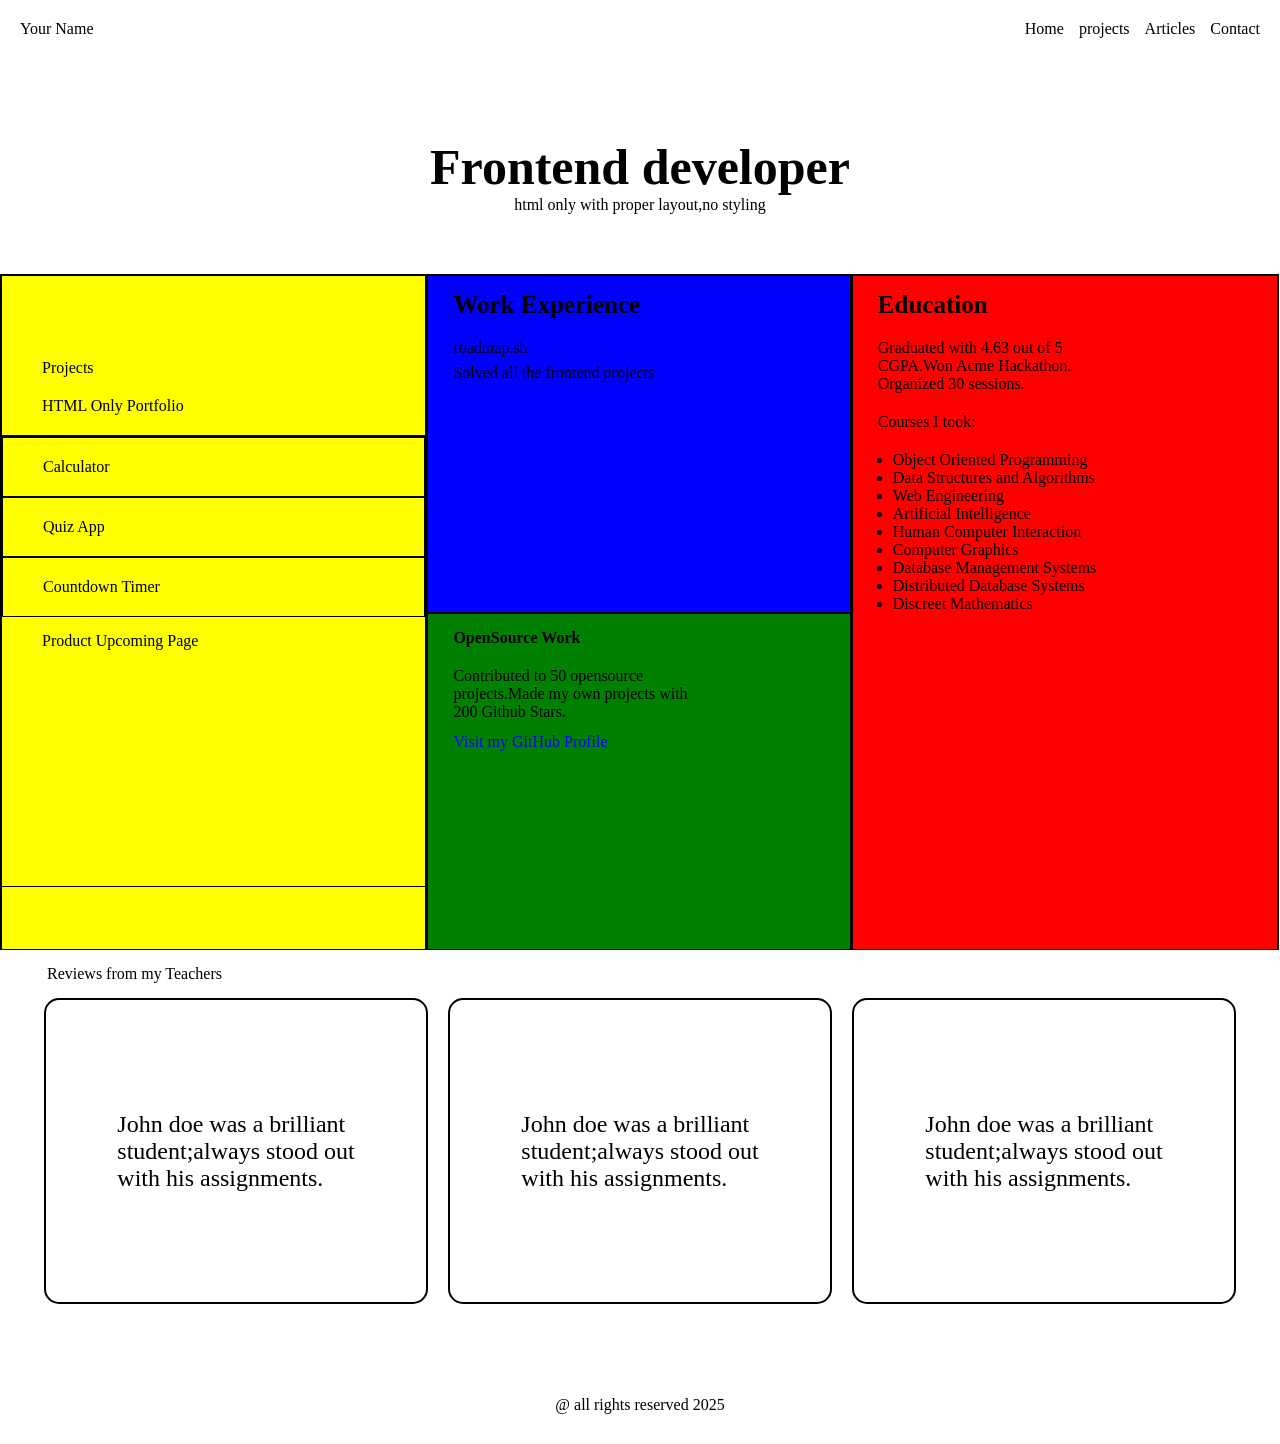
<file: Basic Html Website/basic.html>
<!doctype html>
<html lang="en">
  <head>
    <meta charset="UTF-8" />
    <meta name="viewport" content="width=device-width, initial-scale=1.0" />
    <title>Document</title>
    <link rel="stylesheet" href="./basic.css" />
  </head>
  <body>
    <div class="header">
      <div>Your Name</div>
      <div style="display: flex; gap: 15px">
        <nav>Home</nav>
        <nav>projects</nav>
        <nav>Articles</nav>
        <nav>Contact</nav>
      </div>
    </div>
    <div class="second">
      <section class="front">Frontend developer</section>
      <section style="padding-bottom: 60px">
        html only with proper layout,no styling
      </section>
    </div>
    <div class="euro">
      <div class="euro1">
        <section style="padding: 20px 20px 20px 40px">Projects</section>
        <section style="padding: 0px 20px 20px 40px">
          HTML Only Portfolio
        </section>
        <div
          style="border-bottom: 1px; border: 1px solid black; width: 100%"
          ;
        ></div>
        <div
          style="
            border-bottom: 1px;
            border: 1px solid black;
            width: 100%;
            padding-top: 20px;
            padding-bottom: 20px;
            padding-left: 40px;
            box-sizing: border-box;
          "
        >
          Calculator
        </div>
        <div
          style="
            border-bottom: 1px;
            border: 1px solid black;
            width: 100%;
            padding-top: 20px;
            padding-bottom: 20px;
            padding-left: 40px;
            box-sizing: border-box;
          "
          ;
        >
          Quiz App
        </div>
        <div
          style="
            border-bottom: 1px;
            border: 1px solid black;
            width: 100%;
            padding-top: 20px;
            padding-bottom: 20px;
            padding-left: 40px;
            box-sizing: border-box;
          "
        >
          Countdown Timer
        </div>
        <div
          style="
            padding-left: 40px;
            padding-top: 15px;
            border: 1px;
            border-bottom: 1px solid black;
            width: 100%;
            height: 30vh;
            box-sizing: border-box;
          "
        >
          Product Upcoming Page
        </div>
      </div>
      <div class="second1">
        <div
          style="
            width: 100%;
            height: 37.5vh;
            padding-left: 25px;
            border: 1px solid black;
            border-top: 1px;
          "
        >
          <section
            style="font-weight: bold; font-size: 25px; padding-top: 15px"
          >
            Work Experience
          </section>
          <section style="padding-top: 20px">roadmap.sh</section>
          <section style="padding-top: 7px">
            Solved all the frontend projects
          </section>
          <section style="color: blue; padding-top: 12px">
            Visit my Profile
          </section>
        </div>
        <div
          style="
            width: 100%;
            height: 37.5vh;
            background-color: green;
            padding-left: 25px;
            border: 1px solid black;
            border-bottom: 1px;
          "
        >
          <section style="padding-top: 15px; font-weight: bold">
            OpenSource Work
          </section>
          <section style="margin-top: 20px">
            Contributed to 50 opensource<br />
            projects.Made my own projects with<br />
            200 Github Stars.
          </section>
          <section style="color: blue; padding-top: 12px">
            Visit my GitHub Profile
          </section>
        </div>
      </div>
      <div class="second2">
        <section style="padding-top: 15px; font-weight: bold; font-size: 25px">
          Education
        </section>
        <section style="padding-top: 20px">
          Graduated with 4.63 out of 5<br />
          CGPA.Won Acme Hackathon.<br />Organized 30 sessions.
        </section>
        <section style="margin-top: 20px">Courses I took:</section>
        <section style="margin-top: 20px; padding-left: 15px">
          <ul>
            <li>Object Oriented Programming</li>
            <li>Data Structures and Algorithms</li>
            <li>Web Engineering</li>
            <li>Artificial Intelligence</li>
            <li>Human Computer Interaction</li>
            <li>Computer Graphics</li>
            <li>Database Management Systems</li>
            <li>Distributed Database Systems</li>
            <li>Discreet Mathematics</li>
          </ul>
        </section>
      </div>
    </div>
    <div class="second3">Reviews from my Teachers</div>
    <div class="mini">
      <div class="mini1">
        <section style="font-size: 24px">
          John doe was a brilliant<br />
          student;always stood out<br />
          with his assignments.
        </section>
      </div>
      <div class="mini2">
        <section style="font-size: 24px">
          John doe was a brilliant<br />
          student;always stood out<br />
          with his assignments.
        </section>
      </div>
      <div class="mini3">
        <section style="font-size: 24px">
          John doe was a brilliant<br />
          student;always stood out<br />
          with his assignments.
        </section>
      </div>
    </div>
    <footer
      style="
        margin-top: 38px;
        display: flex;
        justify-content: center;
        padding-bottom: 30px;
      "
    >
      @ all rights reserved 2025
    </footer>
  </body>
</html>
</file>
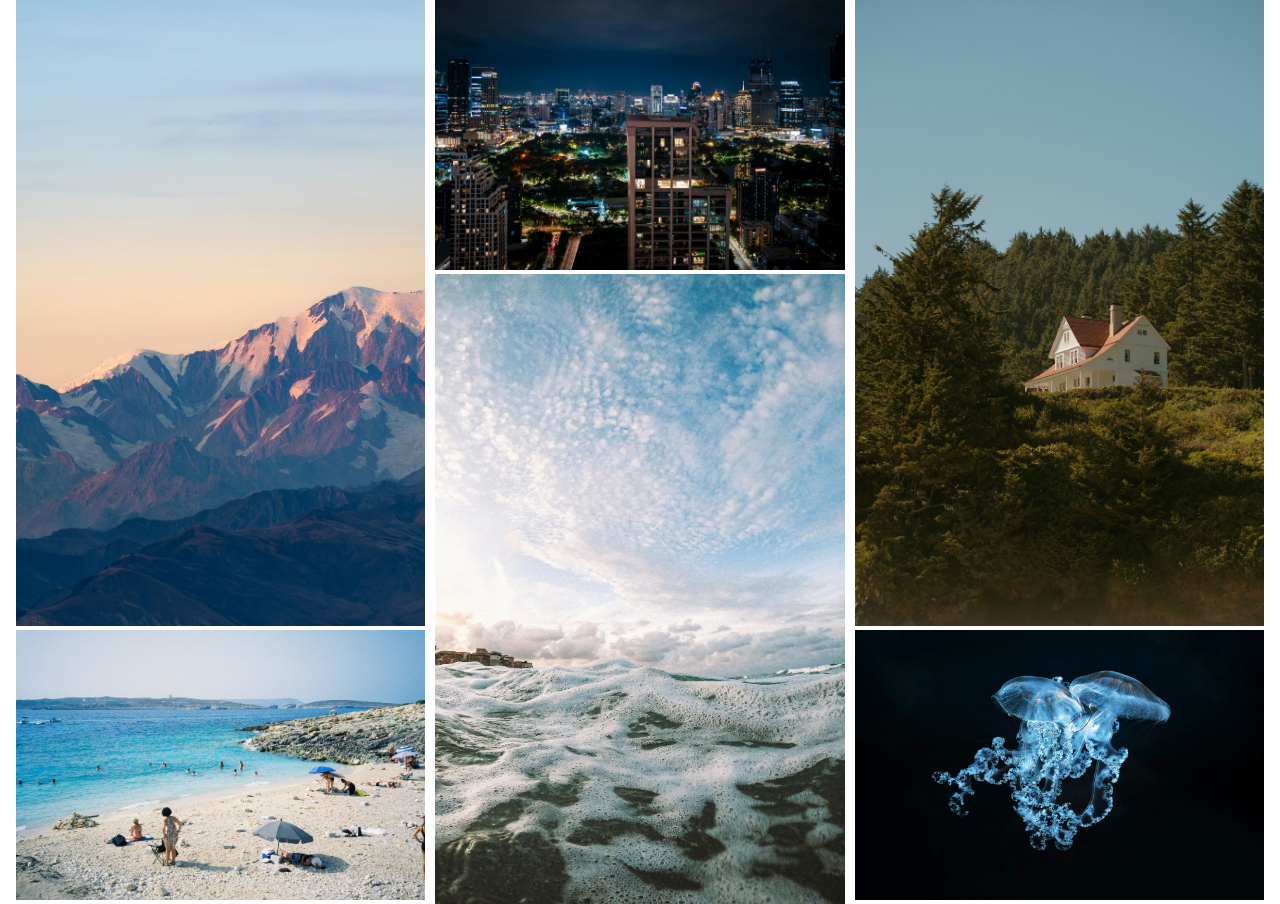
<file: Image grid layout/grid.html>
<!doctype html>
<html lang="en">
  <head>
    <meta charset="UTF-8" />
    <meta name="viewport" content="width=device-width, initial-scale=1.0" />
    <title>Document</title>
    <link rel="stylesheet" href="./grid.css" />
  </head>
  <body>
    <div class="header">
      <div class="sub_header">
        <img
          src="../img/marek-piwnicki-q7BizVv2jXg-unsplash.jpg"
          alt=""
          width="100%"
          height="70%"
        />
        <img
          src="../img/lawrence-chismorie-36KVgNwqfXI-unsplash.jpg"
          alt=""
          width="100%"
          height="30%"
        />
      </div>
      <div class="sub_header1">
        <img
          src="../img/sung-jin-cho-vK6Q6Rm4mKs-unsplash.jpg"
          alt=""
          width="100%"
          height="30%"
        />
        <img
          src="../img/mario-gogh-oWSWyXhhQXY-unsplash.jpg"
          alt=""
          width="100%"
          height="70%"
        />
      </div>
      <div class="sub_header2">
        <img
          src="../img/emily-irene-photo-co-8shrIF0g34Q-unsplash.jpg"
          alt=""
          width="100%"
          height="70%"
        />
        <img
          src="../img/jiri-kaloc-SA1INSI9VFU-unsplash.jpg"
          alt=""
          width="100%"
          height="30%"
        />
      </div>
    </div>
  </body>
</html>
</file>
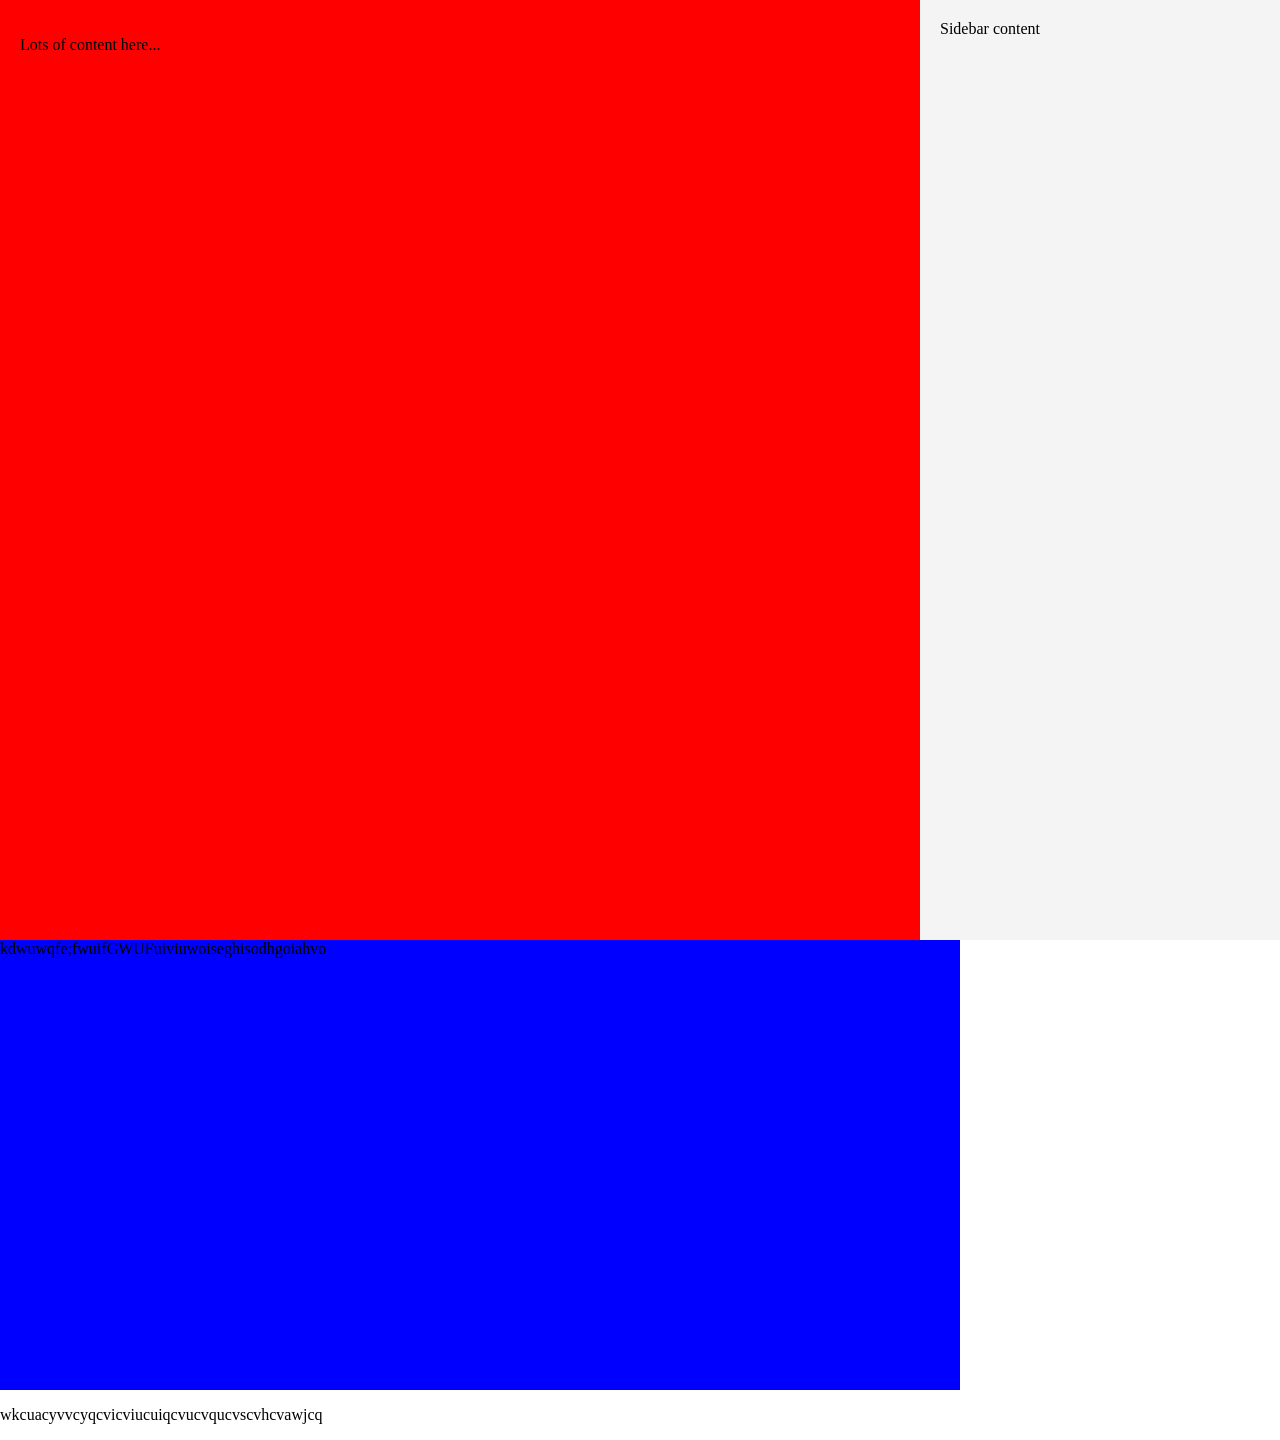
<file: opay/business.html>
<!-- <!DOCTYPE html>
<html lang="en">
<head>
    <meta charset="UTF-8">
    <meta name="viewport" content="width=device-width, initial-scale=1.0">
    <title>Document</title>
    <link rel="stylesheet" href="./business.css">
</head>
<body>
    <div class="header">
        <div class="sub_header">
            <div class="split1">Opay Business</div>
            <div class="split2">
                <nav>Home</nav>
                <nav>Payments</nav>
                <nav>Solutions</nav>
                <nav>About Us</nav>
            </div>
        </div>
    </div>
    <div class="hero">
        <div class="hero1">
            <section style="font-size: 77px;font-weight: bold;font-family: 'Franklin Gothic Medium', 'Arial Narrow', Arial, sans-serif;color: rgb(2, 2, 105);">Reliable, Fast &<br/> Safe Payments</section>
            <section style="font-size: 24px;margin-top: 28px;    color: rgb(2, 2, 105);">Get omnichannel payment solutions to grow your<br/> business better!</section>
            <section>
                <button style="padding: 8px;border-radius: 30px;width: 42%;border: none;font-size: 30px;font-weight: bolder;cursor: pointer;margin-top: 39px;background-color: rgb(10, 219, 167);color: white;">Contact Us</button>
            </section>
            <section class="license">
                <img src="img/imgi_5_frame.7a56a38.png" alt="" width="60%" height="20%" style="padding-top: 18px;margin-top: 41px;">
            </section>
        </div>
        <div class="hero2">
            <img src="img2/imgi_4_banner-588cbfbc.png" alt="" height="100%" width="100%">
        </div>
    </div>
    <div style="justify-items: center;align-items: center;background-color: green;">
        <div class="container1">
        <div class="box">
            <div class="minibox"></div>
            <p>Omnichannel Payments</p>
            <p>Make payment collection safer, easier and faster via multiple channels</p>
        </div>
        <div class="box1">sosqodq</div>
        <div class="box2">qdmojqbdj</div>
        <div class="box3">qdmojqbdj</div>
    </div>
    </div>
</body>
</html> -->

<!DOCTYPE html>
<html lang="en">
<head>
    <meta charset="UTF-8">
    <meta name="viewport" content="width=device-width, initial-scale=1.0">
    <title>Document</title>
    <link rel="stylesheet" href="./business.css">
</head>
<body>
  <div class="main-content">
    <p>Lots of content here...</p>
  </div>
  <div style="background-color: blue;width: 75%;height: 50vh;">
        kdwuwqfe;fwuifGWUFuiviuwoiseghisodhgoiahvo
    </div>
    <p>wkcuacyvvcyqcvicviucuiqcvucvqucvscvhcvawjcq</p>

  <div class="sidebars">
    Sidebar content
  </div>
</body>
</html>
</file>
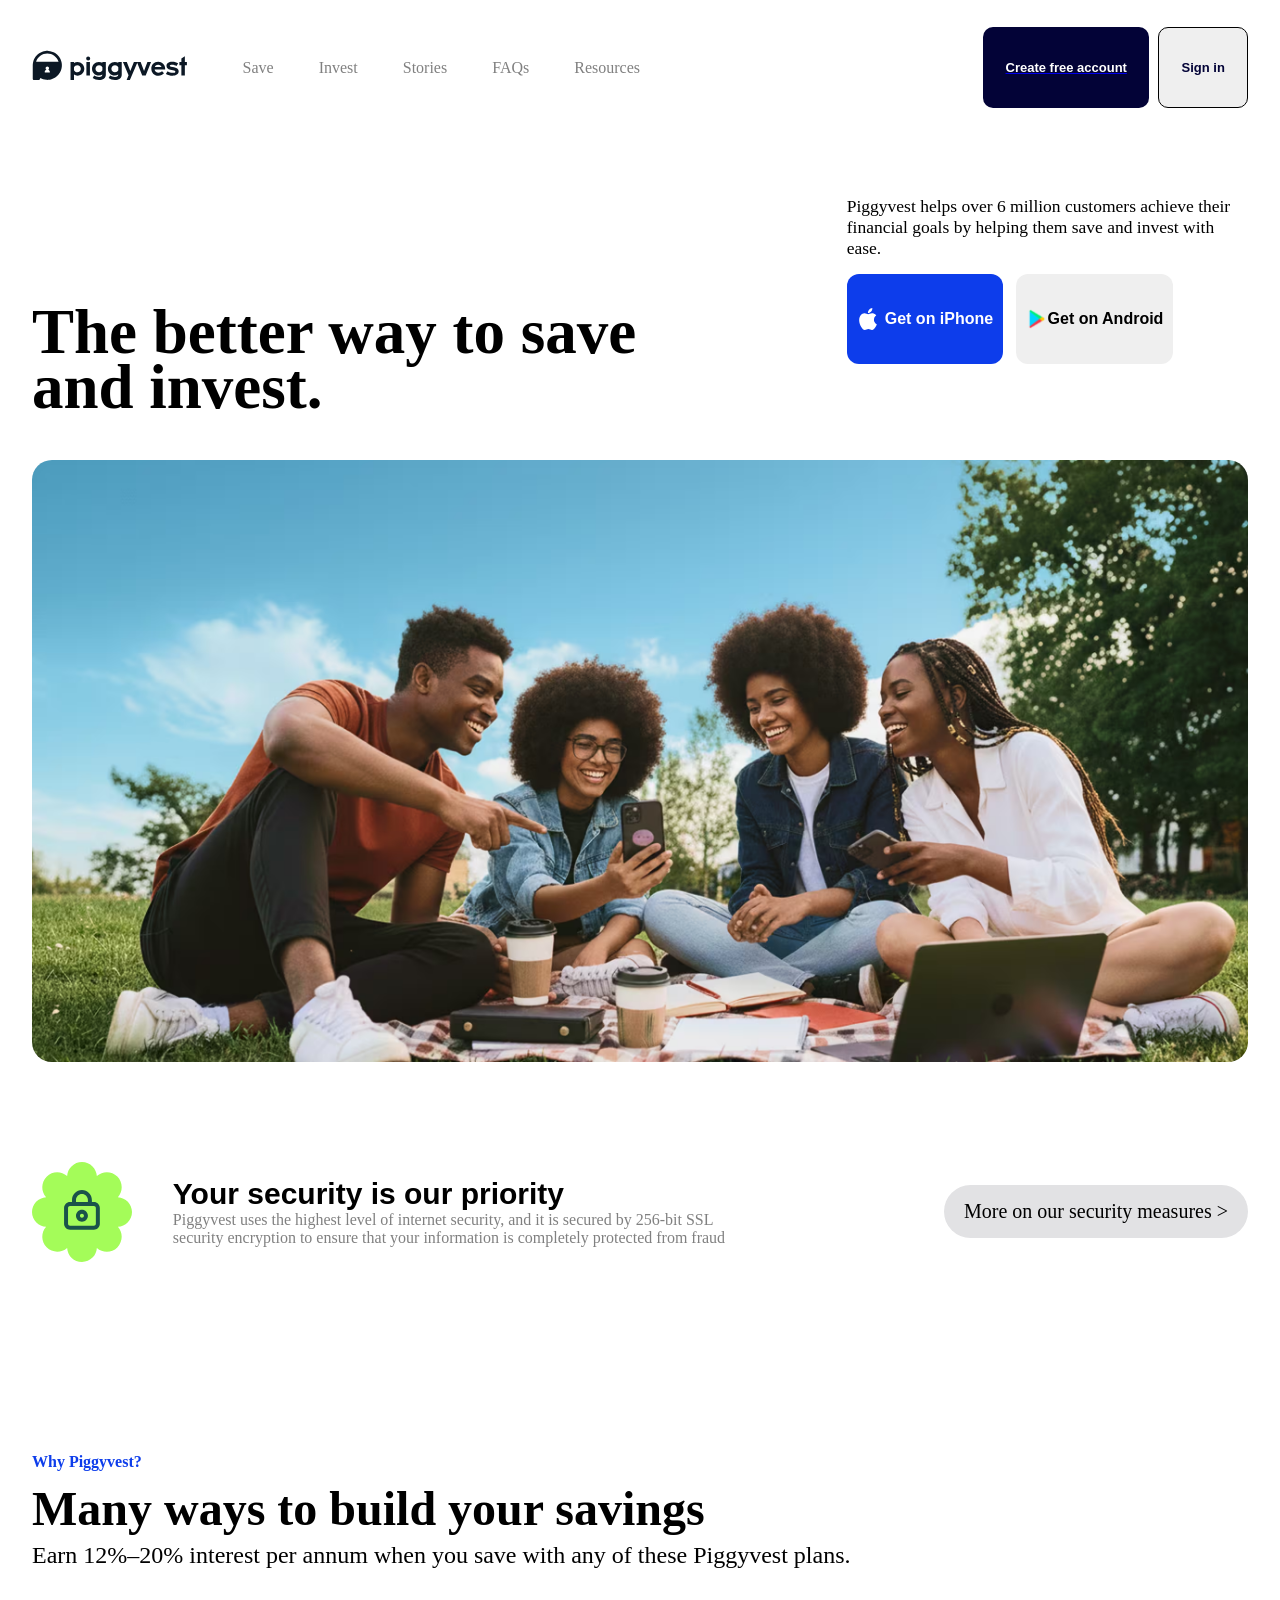
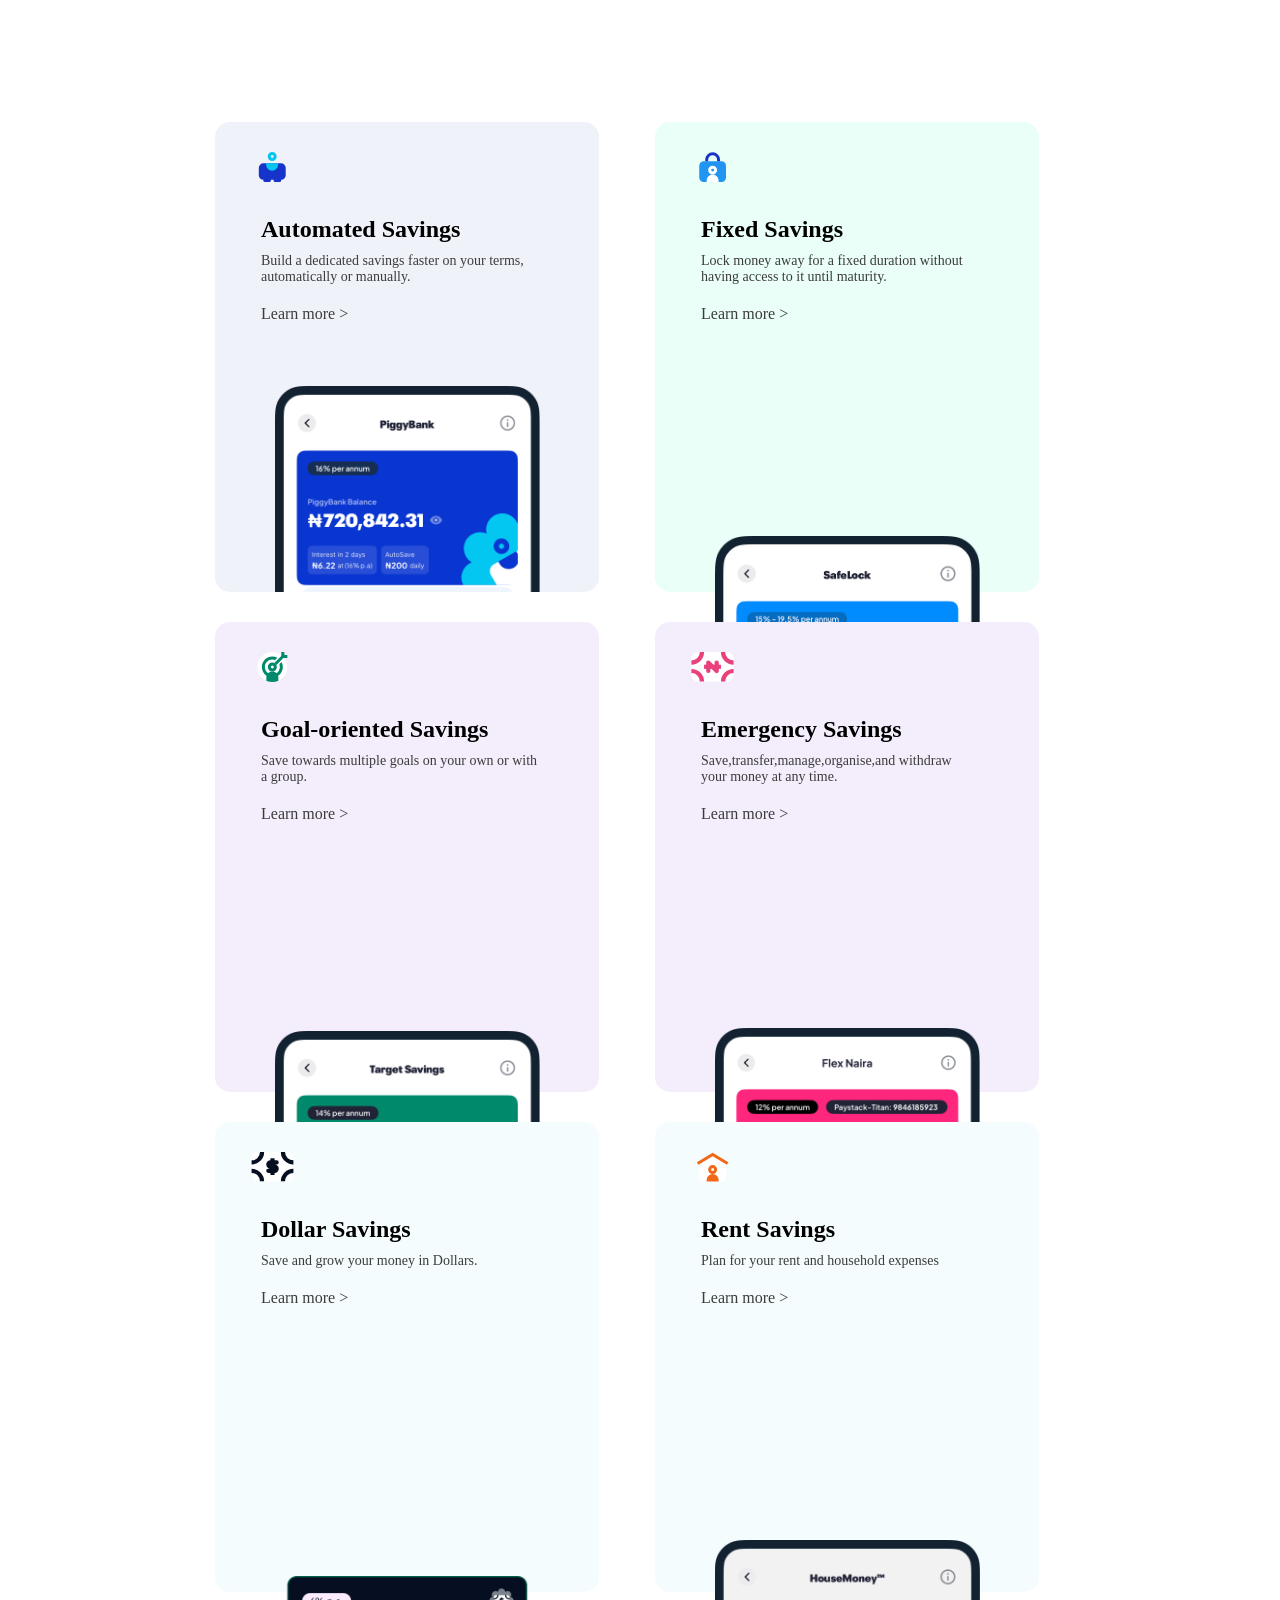
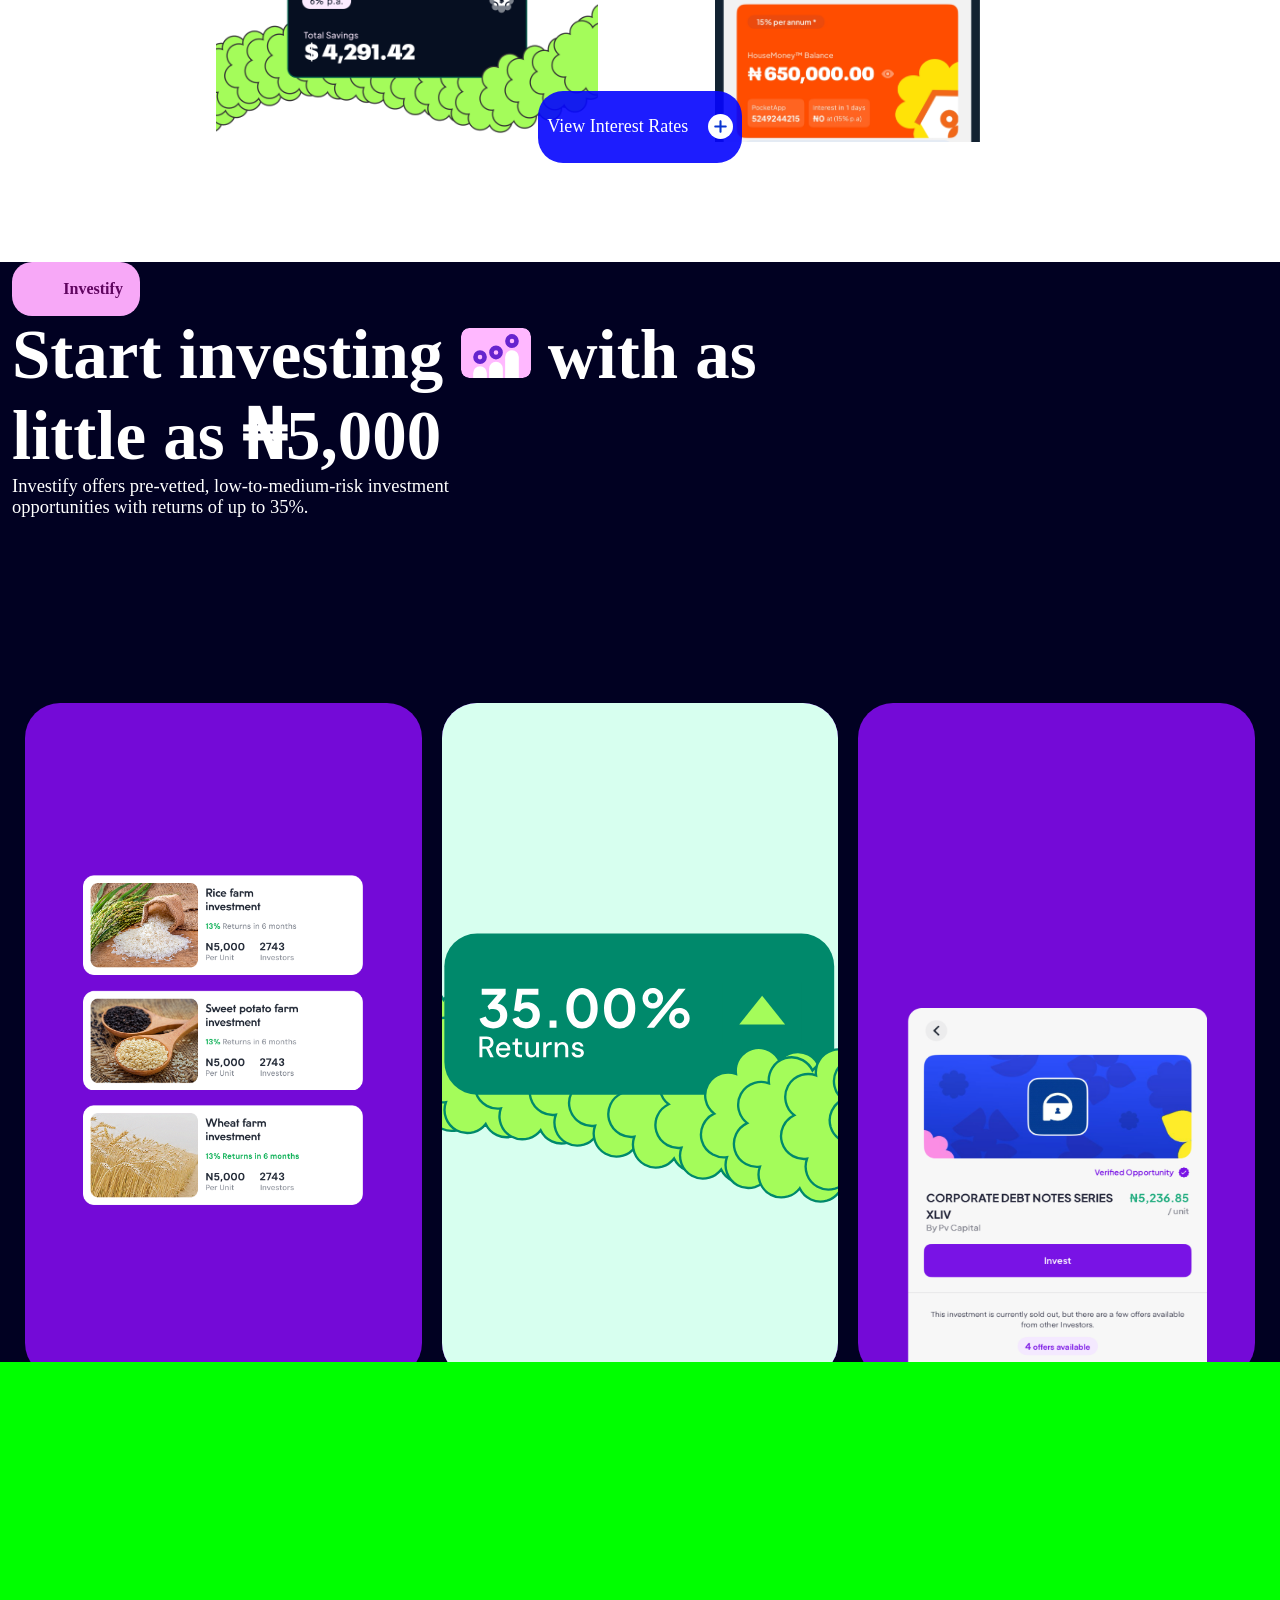
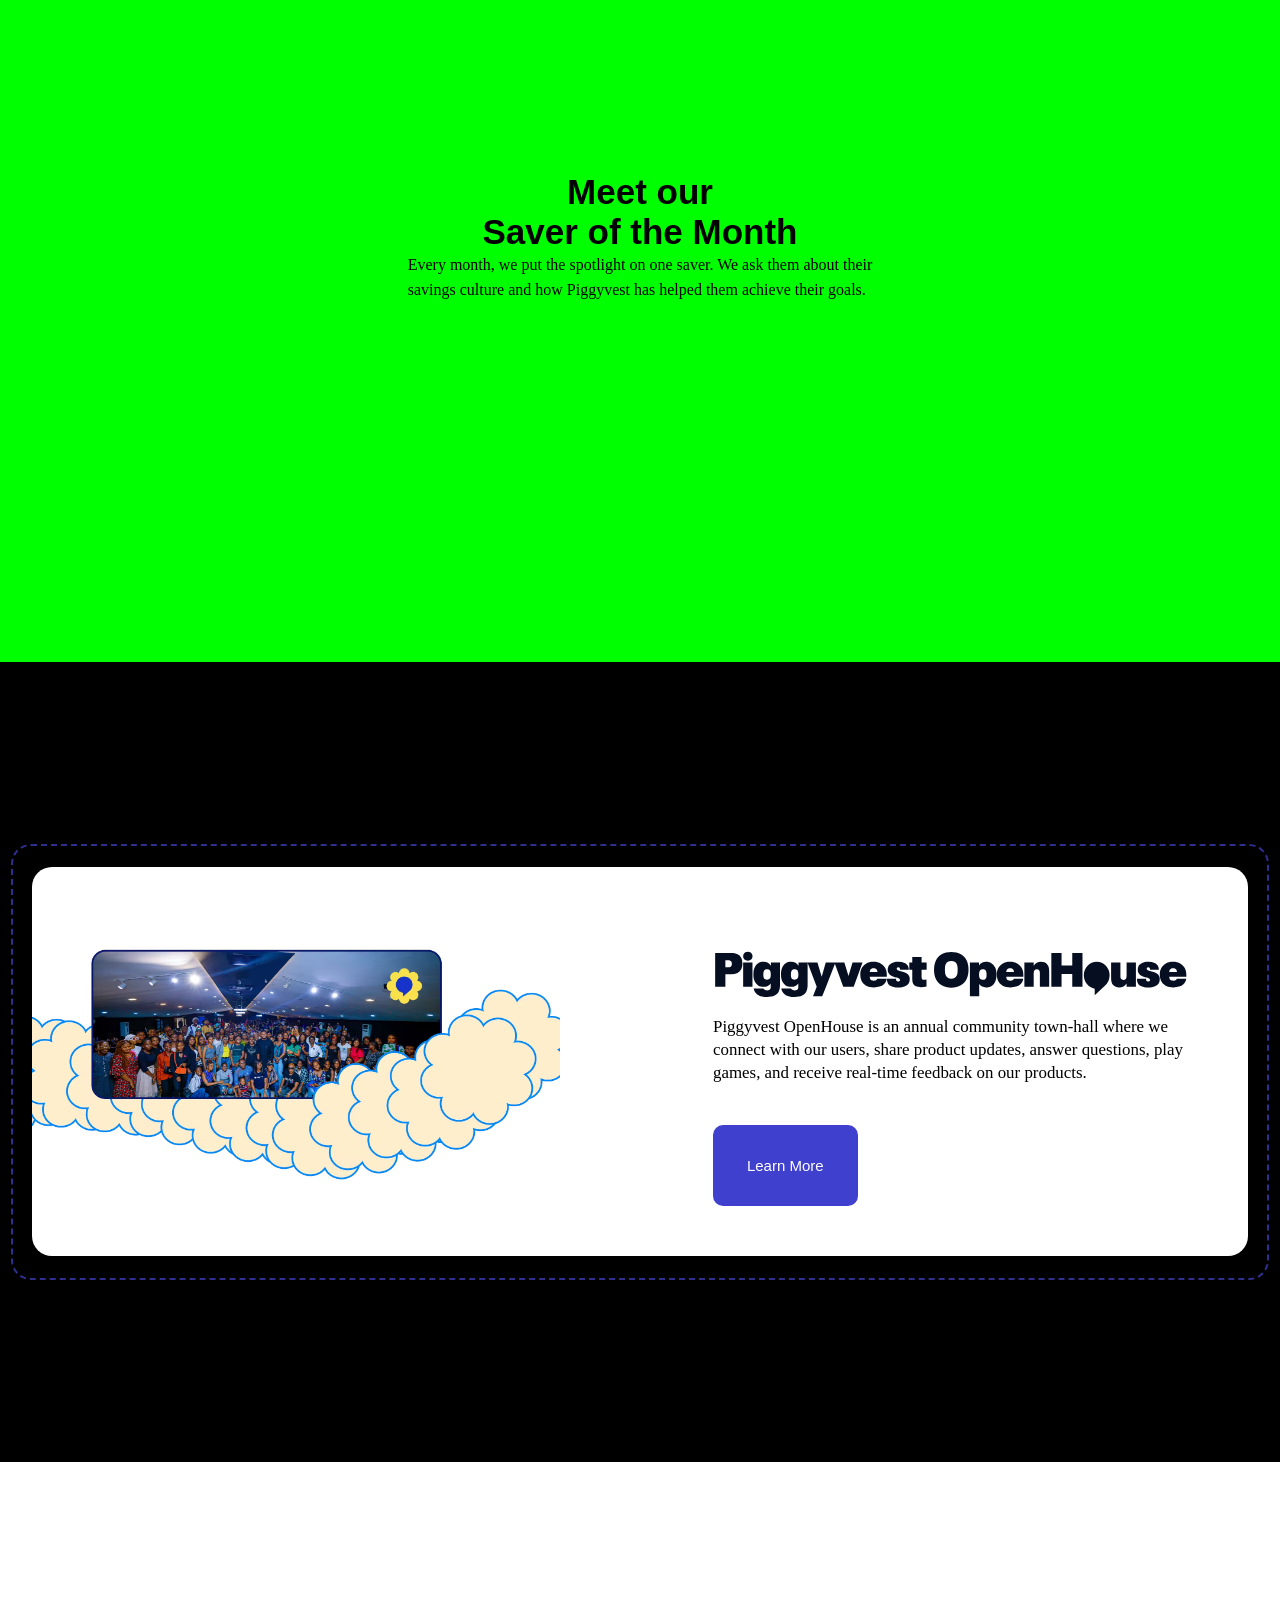
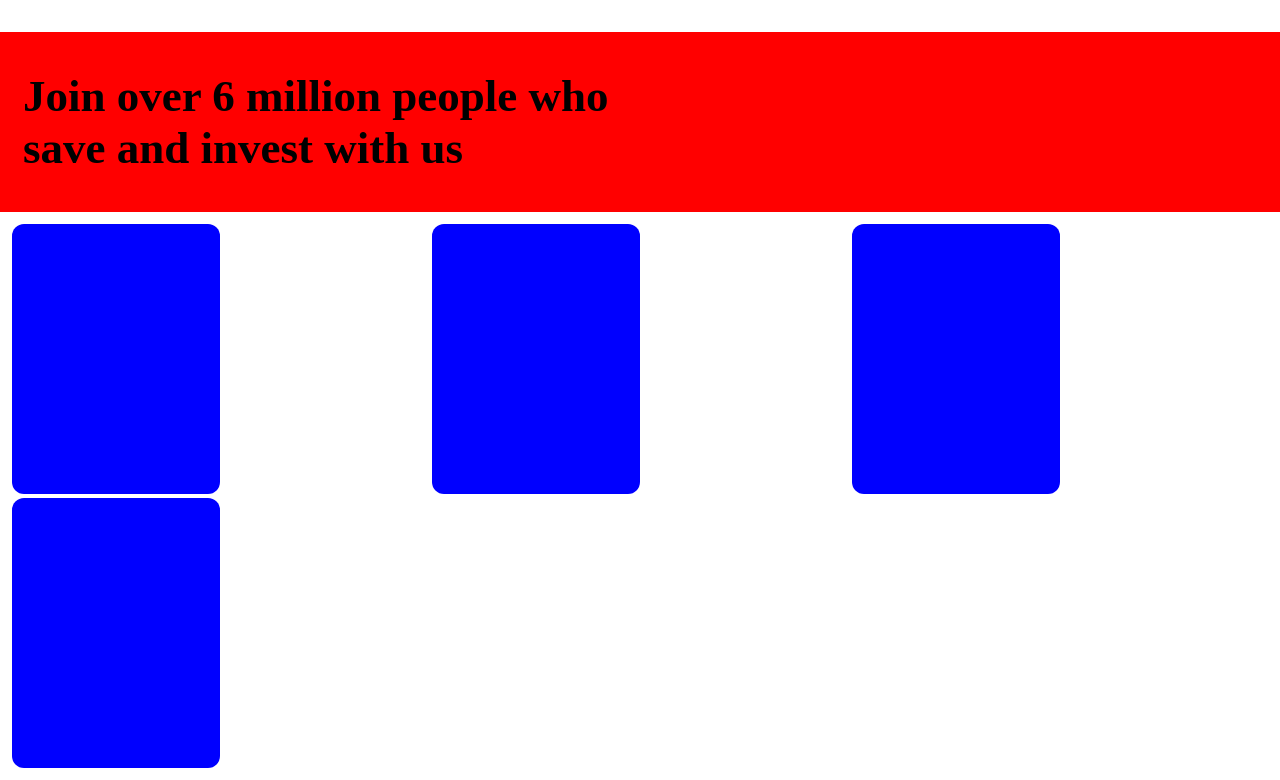
<file: Piggyvest/practice.html>
<!doctype html>
<html lang="en">
  <head>
    <meta charset="UTF-8" />
    <meta name="viewport" content="width=device-width, initial-scale=1.0" />
    <title>Praise clone piggyvest</title>
    <link rel="stylesheet" href="./practice.css" />
  </head>
  <body>
    <div class="header">
      <div class="sub_header">
        <div class="mini_header1">
          <div>
            <img
              src="./img/logo_08e6965627.svg"
              alt=""
              width="155px"
              height="95px"
            />
          </div>
          <div
            style="display: flex; gap: 45px; font-weight: normal; color: grey"
          >
            <nav>Save</nav>
            <nav>Invest</nav>
            <nav>Stories</nav>
            <nav>FAQs</nav>
            <nav>Resources</nav>
          </div>
        </div>
        <div class="mini_header2">
          <a href="create.html" target="_blank"
            ><button class="but">Create free account</button></a
          >
          <button class="but1">Sign in</button>
        </div>
      </div>
    </div>
    <div class="euro">
      <div class="euro1">
        <div class="mini_euro1">
          The better way to save<br />
          and invest.
        </div>
        <div class="mini_euro2">
          <span
            >Piggyvest helps over 6 million customers achieve their<br />
            financial goals by helping them save and invest with<br />
            ease.</span
          >
          <div style="display: flex; gap: 13px">
            <button
              style="
                height: 10vh;
                border-radius: 12px;
                width: 39%;
                border: none;
                color: white;
                background-color: #0d3deb;
                font-weight: bold;
                font-size: 16px;
                display: flex;
                align-items: center;
                justify-content: space-around;
                padding: 7px;
              "
            >
              <img
                src="./img/white_Apple_Logo_768cf7ce21.svg"
                alt=""
                width="22px"
                height="22px"
              />
              <span>Get on iPhone</span>
            </button>
            <button
              style="
                height: 10vh;
                border-radius: 12px;
                width: 39%;
                border: none;
                color: white;
                font-weight: bold;
                font-size: 16px;
                color: black;
                display: flex;
                align-items: center;
                justify-content: center;
              "
            >
              <img
                src="./img/google_icon_9867fc9be6.svg"
                alt=""
                width="22px"
                height="22px"
              />
              <span>Get on Android</span>
            </button>
          </div>
        </div>
      </div>
    </div>
    <div class="pix">
      <img
        src="./img/headerBGhome-9c6bf21c25fa09992d4dffc8395557b0.avif"
        alt=""
        width="95%"
        height="100%"
        style="border-radius: 20px"
      />
    </div>
    <div
      style="
        width: 100%;
        height: 300px;
        display: flex;
        align-items: center;
        justify-content: center;
      "
    >
      <div
        style="
          width: 95%;
          height: 50%;
          display: flex;
          align-items: center;
          justify-content: space-between;
        "
      >
        <div class="middle">
          <div style="position: relative; width: 100px; height: 100px">
            <img src="./img/download.svg" alt="" width="100" height="100" />
            <img
              src="./img/download (2).svg"
              alt=""
              width="40"
              height="40"
              style="position: absolute; top: 28px; left: 30px"
            />
          </div>
          <div class="middle2">
            <span
              style="
                font-weight: bolder;
                font-size: 30px;
                font-family:
                  &quot;Gill Sans&quot;, &quot;Gill Sans MT&quot;, Calibri,
                  &quot;Trebuchet MS&quot;, sans-serif;
              "
              >Your security is our priority</span
            >
            <span style="color: grey"
              >Piggyvest uses the highest level of internet security, and it is
              secured by 256-bit SSL<br />security encryption to ensure that
              your information is completely protected from fraud</span
            >
          </div>
        </div>
        <div class="middle1">More on our security measures ></div>
      </div>
    </div>
    <div
      style="
        width: 100%;
        height: 40vh;
        display: flex;
        align-items: center;
        justify-content: center;
      "
    >
      <div
        style="
          width: 95%;
          height: 23vh;
          display: flex;
          flex-direction: column;
          line-height: 47px;
        "
      >
        <span style="color: #0d3deb; font-weight: bold">Why Piggyvest?</span>
        <span style="font-weight: bold; font-size: 48px"
          >Many ways to build your savings</span
        >
        <span style="font-weight: normal; font-size: 24px"
          >Earn 12%–20% interest per annum when you save with any of these
          Piggyvest plans.</span
        >
      </div>
    </div>
    <div
      style="
        display: grid;
        grid-template-columns: 1fr 1fr;
        padding-right: 215px;
        padding-left: 215px;
        gap: 30px;
      "
    >
      <div class="box1">
        <div>
          <img
            src="./img/download (11).svg"
            alt=""
            width="55px"
            height="30px"
            style="padding: 30px"
          />
        </div>
        <div style="font-weight: bold; padding-left: 46px; font-size: 24px">
          Automated Savings
        </div>
        <div
          style="
            padding-left: 46px;
            font-size: 14px;
            color: rgb(61, 60, 60);
            padding-top: 10px;
          "
        >
          Build a dedicated savings faster on your terms,<br />automatically or
          manually.
        </div>
        <div
          style="padding-left: 46px; padding-top: 20px; color: rgb(61, 60, 60)"
        >
          Learn more >
        </div>
        <div
          style="
            display: flex;
            flex-direction: column;
            align-items: center;
            justify-content: flex-end;
            width: 30vw;
            height: 48vh;
          "
        >
          <img
            src="img\offering1-cb2b395a20a4b251f5d895c8013f3d07.png"
            alt=""
            width="265px"
            ;height:255px;
          />
        </div>
      </div>
      <div class="box2">
        <div>
          <img
            src="img\download (4).svg"
            alt=""
            width="55px"
            height="30px"
            style="padding: 30px"
          />
        </div>
        <div style="font-weight: bold; padding-left: 46px; font-size: 24px">
          Fixed Savings
        </div>
        <div
          style="
            padding-left: 46px;
            font-size: 14px;
            color: rgb(61, 60, 60);
            padding-top: 10px;
          "
        >
          Lock money away for a fixed duration without<br />
          having access to it until maturity.
        </div>
        <div
          style="padding-left: 46px; padding-top: 20px; color: rgb(61, 60, 60)"
        >
          Learn more >
        </div>
        <div
          style="
            display: flex;
            flex-direction: column;
            align-items: center;
            justify-content: flex-end;
            width: 30vw;
            height: 45.6vh;
          "
        >
          <img
            src="img\offering2-6d7fb33074543943139710e5000b175f.png"
            alt=""
            width="265px"
            ;height:255px;
          />
        </div>
      </div>
      <div class="box3">
        <div>
          <img
            src="img\download (5).svg"
            alt=""
            width="55px"
            height="30px"
            style="padding: 30px"
          />
        </div>
        <div style="font-weight: bold; padding-left: 46px; font-size: 24px">
          Goal-oriented Savings
        </div>
        <div
          style="
            padding-left: 46px;
            font-size: 14px;
            color: rgb(61, 60, 60);
            padding-top: 10px;
          "
        >
          Save towards multiple goals on your own or with<br />
          a group.
        </div>
        <div
          style="padding-left: 46px; padding-top: 20px; color: rgb(61, 60, 60)"
        >
          Learn more >
        </div>
        <div
          style="
            display: flex;
            flex-direction: column;
            align-items: center;
            justify-content: flex-end;
            width: 30vw;
            height: 45.6vh;
          "
        >
          <img
            src="img\offering3-ea69ce49519e321e6f7310e0035ae69e.png"
            alt=""
            width="265px"
            ;height:255px;
          />
        </div>
      </div>
      <div class="box4">
        <div>
          <img
            src="img\download (6).svg"
            alt=""
            width="55px"
            height="30px"
            style="padding: 30px"
          />
        </div>
        <div style="font-weight: bold; padding-left: 46px; font-size: 24px">
          Emergency Savings
        </div>
        <div
          style="
            padding-left: 46px;
            font-size: 14px;
            color: rgb(61, 60, 60);
            padding-top: 10px;
          "
        >
          Save,transfer,manage,organise,and withdraw<br />
          your money at any time.
        </div>
        <div
          style="padding-left: 46px; padding-top: 20px; color: rgb(61, 60, 60)"
        >
          Learn more >
        </div>
        <div
          style="
            display: flex;
            flex-direction: column;
            align-items: center;
            justify-content: flex-end;
            width: 30vw;
            height: 45.6vh;
          "
        >
          <img
            src="img\offering4-4c524eefdc2152fe7288ae5179c223c1.png"
            alt=""
            width="265px"
            ;height:255px;
          />
        </div>
      </div>
      <div class="box5">
        <div>
          <img
            src="img\download (7).svg"
            alt=""
            width="55px"
            height="30px"
            style="padding: 30px"
          />
        </div>
        <div style="font-weight: bold; padding-left: 46px; font-size: 24px">
          Dollar Savings
        </div>
        <div
          style="
            padding-left: 46px;
            font-size: 14px;
            color: rgb(61, 60, 60);
            padding-top: 10px;
          "
        >
          Save and grow your money in Dollars.
        </div>
        <div
          style="padding-left: 46px; padding-top: 20px; color: rgb(61, 60, 60)"
        >
          Learn more >
        </div>
        <div
          style="
            display: flex;
            flex-direction: column;
            align-items: center;
            justify-content: flex-end;
            width: 30vw;
            height: 48.4vh;
          "
        >
          <img
            src="img\offeringAlt5-05500e54811054e4ee8412fd6f15fd7f.png"
            alt=""
            width="382px"
            ;height:255px;
          />
        </div>
      </div>
      <div class="box6">
        <div>
          <img
            src="img\download (8).svg"
            alt=""
            width="55px"
            height="30px"
            style="padding: 30px"
          />
        </div>
        <div style="font-weight: bold; padding-left: 46px; font-size: 24px">
          Rent Savings
        </div>
        <div
          style="
            padding-left: 46px;
            font-size: 14px;
            color: rgb(61, 60, 60);
            padding-top: 10px;
          "
        >
          Plan for your rent and household expenses
        </div>
        <div
          style="padding-left: 46px; padding-top: 20px; color: rgb(61, 60, 60)"
        >
          Learn more >
        </div>
        <div
          style="
            display: flex;
            flex-direction: column;
            align-items: center;
            justify-content: flex-end;
            width: 30vw;
            height: 48.4vh;
          "
        >
          <img
            src="img\offering6-2c8d8b9aa82e86b0293ed3cc7f2312f6.avif"
            alt=""
            width="265px"
            ;height:255px;
          />
        </div>
      </div>
    </div>
    <div
      style="
        display: flex;
        justify-content: center;
        align-items: center;
        width: 100%;
        height: 30vh;
      "
    >
      <span
        style="
          width: 16%;
          height: 8vh;
          background-color: rgba(5, 5, 254, 0.902);
          border-radius: 25px;
          display: flex;
          align-items: center;
          justify-content: space-around;
          color: white;
        "
      >
        <div style="font-size: 18px; font-weight: normal">
          View Interest Rates
        </div>
        <img src="img\download (12).svg" alt="" width="25px" height="25px" />
      </span>
    </div>
    <div class="middle10">
      <div
        style="
          display: flex;
          flex-direction: column;
          width: 59%;
          height: 49vh;
          padding-left: 12px;
        "
      >
        <span
          style="
            width: 10vw;
            height: 6vh;
            background-color: rgb(247, 168, 247);
            border-radius: 20px;
            display: flex;
            align-items: center;
            justify-content: space-around;
          "
        >
          <div></div>
          <div style="font-weight: bold; color: rgb(96, 5, 96)">Investify</div>
        </span>
        <span style="font-size: 69px; font-weight: bold; color: white"
          >Start investing
          <span
            ><img src="img\download (14).svg" alt="" width="70px;height:50px;"
          /></span>
          with as<br />
          little as ₦5,000</span
        >
        <span style="font-size: 18.5px; color: white; font-weight: 00"
          >Investify offers pre-vetted, low-to-medium-risk investment<br />
          opportunities with returns of up to 35%.</span
        >
      </div>
      <div class="gridd">
        <div class="gridd1">
          <div
            style="
              width: 100%;
              height: 75vh;
              display: flex;
              flex-direction: column;
              align-items: center;
              justify-content: center;
              gap: 15px;
              background-color: rgb(116, 10, 215);
              border-radius: 35px;
            "
          >
            <img
              src="./img/investCard1-bbafcf1c3eefcc6f5ba06acea239e7cf.png"
              alt=""
              width="280px"
              height="100px"
            />
            <img
              src="./img/investCard2-9d6afdf3df90a9ac8825cc66edefb776.png"
              alt=""
              width="280px"
              height="100px"
            />
            <img
              src="./img/investCard3-d83405afb60d0b9df9b463527820db6d.png"
              alt=""
              width="280px"
              height="100px"
            />
          </div>
          <p style="color: white; margin-top: 15px; font-weight: bold">
            Flexible investment options
          </p>
          <div style="color: white; font-size: 16.8px">
            Choose from a variety of plans designed to fit<br />
            your financial goals, whether you prefer short-<br />term gains or
            long-term growth.
          </div>
        </div>
        <div class="gridd2">
          <div
            style="
              width: 100%;
              height: 75vh;
              display: flex;
              align-items: stretch;
              background-color: rgb(116, 10, 215);
              border-radius: 35px;
            "
          >
            <img
              src="./img/investifyTwo-2c1b79b87509604a07e1badd51d09ea4 (1).svg"
              alt=""
              style="
                border-radius: 35px;
                width: 100%;
                height: 100%;
                object-fit: cover;
                display: block;
              "
            />
          </div>
          <p style="color: white; margin-top: 15px; font-weight: bold">
            Competitive returns
          </p>
          <div style="color: white; font-size: 16.8px">
            Benefit from high-yield investment opportunities<br />
            that maximise your returns, helping you reach your<br />
            financial targets faster.
          </div>
        </div>
        <div class="gridd3">
          <div
            style="
              width: 100%;
              height: 75vh;
              display: flex;
              align-items: end;
              justify-content: center;
              background-color: rgb(116, 10, 215);
              border-radius: 35px;
            "
          >
            <img
              src="./img/investifyThree-985fe110cf5f7b501002842ea5c218e2.png"
              alt=""
              width="300px"
              height="370px"
            />
          </div>
          <p style="color: white; margin-top: 15px; font-weight: bold">
            Expertly curated investments
          </p>
          <div style="color: white; font-size: 16.8px">
            Invest in carefully selected portfolios managed<br />
            by experts to optimise your returns with minimal<br />
            risk.
          </div>
        </div>
      </div>
    </div>
    <div class="white">
      <div class="video">
        <iframe
          src="https://www.youtube.com/embed/5MJVj5h4uoU?si=xnLUYAOgdSrqHY2K"
          title="saver of the month"
          allow="
            accelerometer;
            autoplay;
            clipboard-write;
            encrypted-media;
            gyroscope;
            picture-in-pictur;
          "
          referrerpolicy="strict-origin-when-cross-origin"
          frameborder="0"
          allowfullscreen
        ></iframe>
      </div>
      <div
        style="
          font-weight: bold;
          font-size: 35px;
          text-align: center;
          margin-top: 30px;
          position: absolute;
          top: 380px;
          font-family: Arial, Helvetica, sans-serif;
        "
      >
        Meet our<br />
        Saver of the Month
      </div>
      <div style="position: absolute; top: 490px; line-height: 25px">
        Every month, we put the spotlight on one saver. We ask them about
        their<br />
        savings culture and how Piggyvest has helped them achieve their goals.
      </div>
    </div>
    <div
      style="
        width: 100%;
        height: 800px;
        background-color: black;
        display: flex;
        align-items: center;
        justify-content: center;
      "
    >
      <div
        style="
          width: 98%;
          height: 54%;
          border: 2px dashed rgba(82, 82, 249, 0.575);
          border-radius: 20px;
          display: flex;
          align-items: center;
          justify-content: center;
        "
      >
        <div
          style="
            width: 97%;
            height: 90%;
            background-color: white;
            border-radius: 20px;
            display: flex;
            align-items: center;
            justify-content: space-between;
          "
        >
          <div style="width: 44%; height: 58%">
            <img
              src="./img/cardBox1-63bf46c5c25194bf3fae4881ad465165.avif"
              alt=""
              width="528px"
              height="247px"
              style="object-fit: cover"
            />
          </div>
          <div
            style="
              width: 44%;
              height: 58%;
              flex-direction: column;
              display: flex;
            "
          >
            <div>
              <img
                src="./img/homeOpenHSEDesktop-e0a8da474ff853c838518ff4ee76b7ca (2).svg"
                alt=""
                width="475px"
                height="50px"
              />
            </div>
            <div style="line-height: 23px; font-size: 16.9px; margin-top: 12px">
              Piggyvest OpenHouse is an annual community town-hall where we<br />
              connect with our users, share product updates, answer questions,
              play<br />
              games, and receive real-time feedback on our products.
            </div>
            <div>
              <button
                style="
                  padding: 15px;
                  height: 9vh;
                  border-radius: 10px;
                  border: none;
                  width: 27%;
                  margin-top: 41px;
                  font-size: 15px;
                  color: white;
                  background-color: rgba(10, 10, 192, 0.776);
                "
              >
                Learn More
              </button>
            </div>
          </div>
        </div>
      </div>
    </div>
    <div class="footer">
      <div class="footer1">
        Join over 6 million people who<br />
        save and invest with us
      </div>
    </div>
    <div class="gri1">
      <div class="gri2"></div>
      <div class="gri3"></div>
      <div class="gri4"></div>
      <div class="gri5"></div>
    </div>
  </body>
</html>
</file>
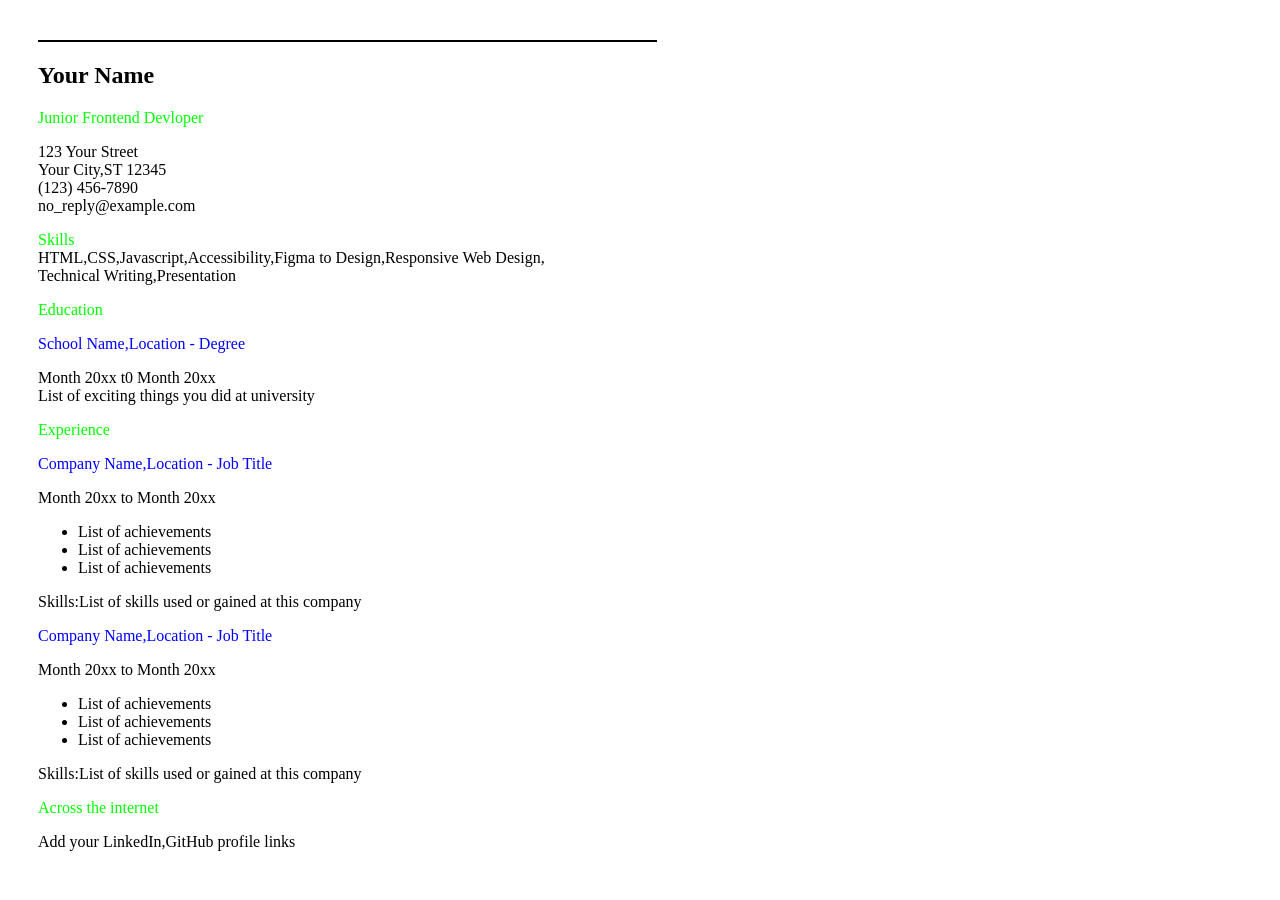
<file: single-page CV/page.html>
<!DOCTYPE html>
<html lang="en">
<head>
    <meta charset="UTF-8">
    <meta name="viewport" content="width=device-width, initial-scale=1.0">
    <title>Document</title>
</head>
<body style="padding-left: 30px;">
    <div style="margin-top: 40px;border-bottom: 20px;width: 50%;background-color: red;border: 1px solid black;"></div>
    <p><h2>Your Name</h2></p>
    <p style="color: lime;">Junior Frontend Devloper</p>
    <p>
        <div>123 Your Street</div>
        <div>Your City,ST 12345</div>
        <div>(123) 456-7890</div>
        <div>no_reply@example.com</div>
    </p>
    <p>
        <div style="color: lime;">Skills</div>
        <div>HTML,CSS,Javascript,Accessibility,Figma to Design,Responsive Web Design,<br/>Technical Writing,Presentation</div>
    </p>
    <p style="color: lime;">Education</p>
    <p style="color: blue;">School Name,Location - Degree</p>
    <div>Month 20xx t0 Month 20xx</div>
    <div>List of exciting things you did at university</div>
    <p style="color: lime;">Experience</p>
    <p style="color: blue;">Company Name,Location - Job Title</p>
    <div>Month 20xx to Month 20xx</div>
    <p>
        <ul>
            <li>List of achievements</li>
            <li>List of achievements</li>
            <li>List of achievements</li>
        </ul>
    </p>
    <p>Skills:List of skills used or gained at this company</p>
    <p style="color: blue;">Company Name,Location - Job Title</p>
    <p>Month 20xx to Month 20xx</p>
    <ul>
        <li>List of achievements</li>
        <li>List of achievements</li>
        <li>List of achievements</li>
    </ul>
    <p>Skills:List of skills used or gained at this company</p>
    <p style="color: lime;">Across the internet</p>
    <p>Add your LinkedIn,GitHub profile links</p>
</body>
</html>
</file>
<file: Basic Html Website/basic.css>
* {
  margin: 0;
  padding: 0;
}
.header {
  display: flex;
  padding: 20px;
  justify-content: space-between;
}
.second {
  display: flex;
  align-items: center;
  justify-content: center;
  flex-direction: column;
  margin-top: 80px;
}
.second1 {
  width: 34%;
  height: 75vh;
  background-color: blue;
  border-bottom: 1px;
  display: flex;
  flex-direction: column;
  justify-content: center;
  border: 1px solid black;
}
.second2 {
  width: 34%;
  height: 75vh;
  padding-left: 25px;
  border-right: 1px;
  border: 1px solid black;
}
.second3 {
  padding: 15px;
  padding-left: 47px;
}
.front {
  font-size: 50px;
  font-weight: bold;
}
.mini1 {
  width: 30%;
  height: 85%;
  display: flex;
  align-items: center;
  justify-content: center;
  border-radius: 15px;
  border: 2px solid black;
}
.mini2 {
  width: 30%;
  height: 85%;
  display: flex;
  align-items: center;
  justify-content: center;
  border-radius: 15px;
  border: 2px solid black;
}
.mini3 {
  width: 30%;
  height: 85%;
  border-radius: 15px;
  display: flex;
  align-items: center;
  justify-content: center;
  border: 2px solid black;
}
.middle {
  border-bottom: 1px;
  width: 99.9%;
  height: 60vh;
  border: 1px solid black;
  margin-top: 70px;
}
.euro {
  width: 99.9%;
  height: auto;
  display: flex;
  background-color: red;
  border: 1px solid black;
  border-bottom: 1px;
  justify-content: space-between;
}
.euro1 {
  width: 34%;
  height: 75vh;
  background-color: yellow;
  border-right: 1px;
  border: 1px solid black;
  display: flex;
  flex-direction: column;
  justify-content: center;
}
.mini {
  width: 100%;
  height: 40vh;
  display: grid;
  display: flex;
  justify-content: center;
  grid-template-columns: 1fr 1fr 1fr;
  gap: 20px;
}

* {
  box-sizing: border-box;
  margin: 0;
}

@media (max-width: 768px) {
  .header {
    display: flex;
    flex-direction: column;
    align-items: center;
    justify-content: center;
  }
  .second {
    display: flex;
    flex-direction: column;
    align-items: center;
  }
  .second1 {
    flex-direction: column;
    width: 100%;
    text-align: center;
    display: flex;
    justify-content: center;
  }
  .mini {
    flex-direction: column;
    height: auto;
    width: 100%;
  }

  .mini1,
  .mini2,
  .mini3 {
    width: 100%;
    height: 250px;
  }
  .front {
    font-size: 20px;
  }
  .euro {
    flex-direction: column;
  }
  .euro > div {
    width: 100%;
    height: auto;
  }
  .euro1 {
    flex-direction: column;
    width: 100%;
    text-align: center;
    display: flex;
    justify-content: center;
  }
}
</file>
<file: Image grid layout/grid.css>
* {
  margin: 0;
  padding: 0;
}
.header {
  width: 100%;
  height: 100vh;
  display: flex;
  gap: 10px;
  justify-content: center;
}
.sub_header {
  width: 32%;
  height: 100%;
  display: flex;
  flex-direction: column;
  justify-content: flex-start;
  gap: 4px;
}
.sub_header1 {
  width: 32%;
  height: 100%;
  display: flex;
  flex-direction: column;
  justify-content: flex-start;
  gap: 4px;
}
.sub_header2 {
  width: 32%;
  height: 100%;
  display: flex;
  flex-direction: column;
  justify-content: flex-start;
  gap: 4px;
}

* {
  box-sizing: border-box;
}
body {
  margin: 0;
}

.header img {
  object-fit: cover;
  display: block;
}

@media (max-width: 768px) {
  .header {
    flex-direction: column;
    height: auto;
  }
  .sub_header,
  .sub_header1,
  .sub_header2 {
    width: 100%;
    height: auto;
  }
  .header img {
    height: 250px;
  }
}
</file>
<file: opay/business.css>
/* *{
    margin: 0;
    padding: 0;
}
html,body{
    height: 100%;
}
.header{
    width: 100%;
    height: 11%;
    display: flex;
    align-items: center;
    justify-content: center;
}
.sub_header{
    width: 85%;
    height: 50%;
    display: flex;
    align-items: center;justify-content: space-between;
}
.split2{
    display: flex;
    gap: 40px;
    font-size: 21px;
}
.hero{
    width: 100%;
    height: 86.5vh;
    background-color: rgb(236, 236, 236);
    display: flex;
    align-items: center;
    justify-content: space-between;
}
.hero1{
    width: 40%;
    height: 79%;
    margin-left: 99px;
    margin-top: 55px;
}
.hero2{
    width: 53%;
    height: 70%;
    margin-top: 168px;
}
.license img{
    color: rgb(2, 2, 105);
}
.container1{
    display: grid;
    grid-template-columns: repeat(2,1fr);
    gap: 40px;
    justify-content: center;
    align-items: center;
}
.box{
    width: 40vw;
    height: 70vh;
    background-color: red;
    flex-direction: column;
    display: flex;
    justify-content: center;
}
.minibox{
    width: 100%;
    height: 50vh;
    background-color: blue;
}
.box1{
    width: 40vw;
    height: 70vh;   
    background-color: red;
}
.box2{
    width: 40vw;
    height: 70vh;
    background-color: red;
}
.box3{
    width: 40vw;
    height: 70vh;
    background-color: red;
}
 */
body {
  margin: 0;
}

.main-content {
  width: 75%;
  height: 100vh;
  padding: 20px;
  background-color: red;
}

.sidebars {
  position: fixed;
  right: 0;  
  top: 0;

  width: 25%;
  height: 100vh;

  border-left: 0px solid black;
  background: #f4f4f4;
  padding: 20px;
}
</file>
<file: Piggyvest/practice.css>
* {
  margin: 0;
  padding: 0;
}
.header {
  width: 100%;
  height: 15vh;
  position: fixed;
  background-color: white;
  display: flex;
  align-items: center;
  justify-content: center;
}
.sub_header {
  width: 95%;
  height: 13vh;
  display: flex;
  align-items: center;
  justify-content: space-between;
}
.mini_header1 {
  width: 50%;
  height: 13vh;
  display: flex;
  align-items: center;
  justify-content: space-between;
}
.mini_header2 {
  width: 40%;
  height: 13vh;
  display: flex;
  align-items: center;
  justify-content: end;
  gap: 9px;
}
.but {
  width: 13vw;
  height: 9vh;
  display: flex;
  align-items: center;
  justify-content: center;
  padding: 12px;
  border: none;
  border-radius: 10px;
  font-weight: bold;
  font-size: 13px;
  color: white;
  cursor: pointer;
  background-color: rgb(3, 3, 55);
}
.but1 {
  width: 7vw;
  height: 9vh;
  border: 1px solid black;
  display: flex;
  font-size: 13px;
  font-weight: bold;
  align-items: center;
  justify-content: center;
  padding: 12px;
  border-radius: 10px;
  cursor: pointer;
  color: rgb(3, 3, 55);
}
.euro {
  width: 100%;
  height: 40vh;
  display: flex;
  padding-top: 100px;
  justify-content: center;
  align-items: center;
}
.euro1 {
  width: 95%;
  height: 35vh;
  display: flex;
  justify-content: space-between;
  align-items: center;
}
.mini_euro1 {
  width: 51%;
  height: 30vh;
  line-height: 55px;
  font-weight: bold;
  font-size: 63px;
  display: flex;
  align-items: end;
}
.mini_euro2 {
  width: 33%;
  height: 30vh;
  display: flex;
  font-size: 17.5px;
  gap: 15px;
  justify-content: center;
  flex-direction: column;
}
.pix {
  width: 100%;
  height: 60%;
  display: flex;
  align-items: center;
  justify-content: center;
}

/* .img1{
    height: 70%;
    width: 90%;
    background-image: url('./img/headerBGhome-9c6bf21c25fa09992d4dffc8395557b0.avif');
    background-position: center;
    background-size: cover;
    background-repeat: no-repeat;
    display: flex;
    justify-content: center;
    align-items: center;
} */
.middle {
  width: 57%;
  height: 60%;
  display: flex;
  align-items: center;
  justify-content: space-between;
}
.middle1 {
  width: 25%;
  height: 35%;
  border-radius: 35px;
  display: flex;
  align-items: center;
  justify-content: center;
  font-size: 20px;
  font-weight: normal;
  background-color: rgb(226, 226, 228);
}
.middle2 {
  display: flex;
  flex-direction: column;
  justify-content: center;
}
.box1 {
  height: 470px;
  border-radius: 15px;
  display: flex;
  width: 30vw;
  background-color: rgb(240, 242, 249);
  flex-direction: column;
  transition:
    transform 0.6s ease,
    box-shadow 0.6s ease;
}
.box1:hover,
.box2:hover,
.box3:hover,
.box4:hover,
.box5:hover,
.box6:hover {
  transform: skewX(-2deg);
  box-shadow: 0 15px 30px rgba(0, 0, 0, 0.15);
  background-color: rgb(233, 253, 255);
}
.box2 {
  height: 470px;
  border-radius: 15px;
  width: 30vw;
  background-color: rgb(233, 255, 248);
  transition:
    transform 0.6s ease,
    box-shadow 0.6s ease;
}
.box3 {
  height: 470px;
  border-radius: 15px;
  width: 30vw;
  background-color: rgb(244, 237, 251);
  transition:
    transform 0.6s ease,
    box-shadow 0.6s ease;
}
.box4 {
  height: 470px;
  border-radius: 15px;
  width: 30vw;
  background-color: rgb(244, 237, 251);
  transition:
    transform 0.6s ease,
    box-shadow 0.6s ease;
}
.box5 {
  height: 470px;
  border-radius: 15px;
  width: 30vw;
  background-color: rgb(245, 252, 253);
  transition:
    transform 0.6s ease,
    box-shadow 0.6s ease;
}
.box6 {
  height: 470px;
  border-radius: 15px;
  width: 30vw;
  background-color: rgb(245, 252, 253);
  transition:
    transform 0.6s ease,
    box-shadow 0.6s ease;
}
.middle10 {
  width: 100%;
  height: 1100px;
  background-color: rgb(1, 1, 34);
}
.gridd {
  display: grid;
  display: flex;
  justify-content: center;
  gap: 20px;
  grid-template-columns: 1fr 1fr 1fr;
  height: auto;
}
.gridd1 {
  width: 31vw;
  height: 92vh;
  flex-direction: column;
  display: flex;
  gap: 5px;
}
.gridd2 {
  width: 31vw;
  height: 92vh;
  flex-direction: column;
  display: flex;
  gap: 5px;
}
.gridd3 {
  width: 31vw;
  height: 92vh;
  flex-direction: column;
  display: flex;
  gap: 5px;
}
.white {
  width: 100%;
  height: 100vh;
  display: flex;
  flex-direction: column;
  align-items: center;
  position: relative;
  background-color: lime;
}
.video {
  width: 80%;
  height: auto;
  position: absolute;
  bottom: 270px;
  /* max-width: 800px; */
  /* aspect-ratio: 16/9; */
}
.video iframe {
  width: 100%;
  height: 80vh;
  border: 0;
}
.footer {
  width: 100%;
  height: auto;
  display: flex;
  flex-direction: column;
}
.footer1 {
  width: 100%;
  height: 20vh;
  font-size: 45px;
  padding-left: 23px;
  margin-top: 170px;
  box-sizing: border-box;
  font-weight: bold;
  background-color: red;
  display: flex;
  align-items: center;
  justify-content: start;
}
.gri1 {
  display: grid;
  box-sizing: border-box;
  grid-template-columns: 1fr 1fr 1fr;
  padding: 12px;
  gap: 4px;
}
.gri2 {
  width: 50%;
  height: 30vh;
  background-color: blue;
  border-radius: 12px;
}
.gri3 {
  width: 50%;
  height: 30vh;
  background-color: blue;
  border-radius: 12px;
}
.gri4 {
  width: 50%;
  height: 30vh;
  background-color: blue;
  border-radius: 12px;
}
.gri5 {
  width: 50%;
  height: 30vh;
  background-color: blue;
  border-radius: 12px;
}
</file>
